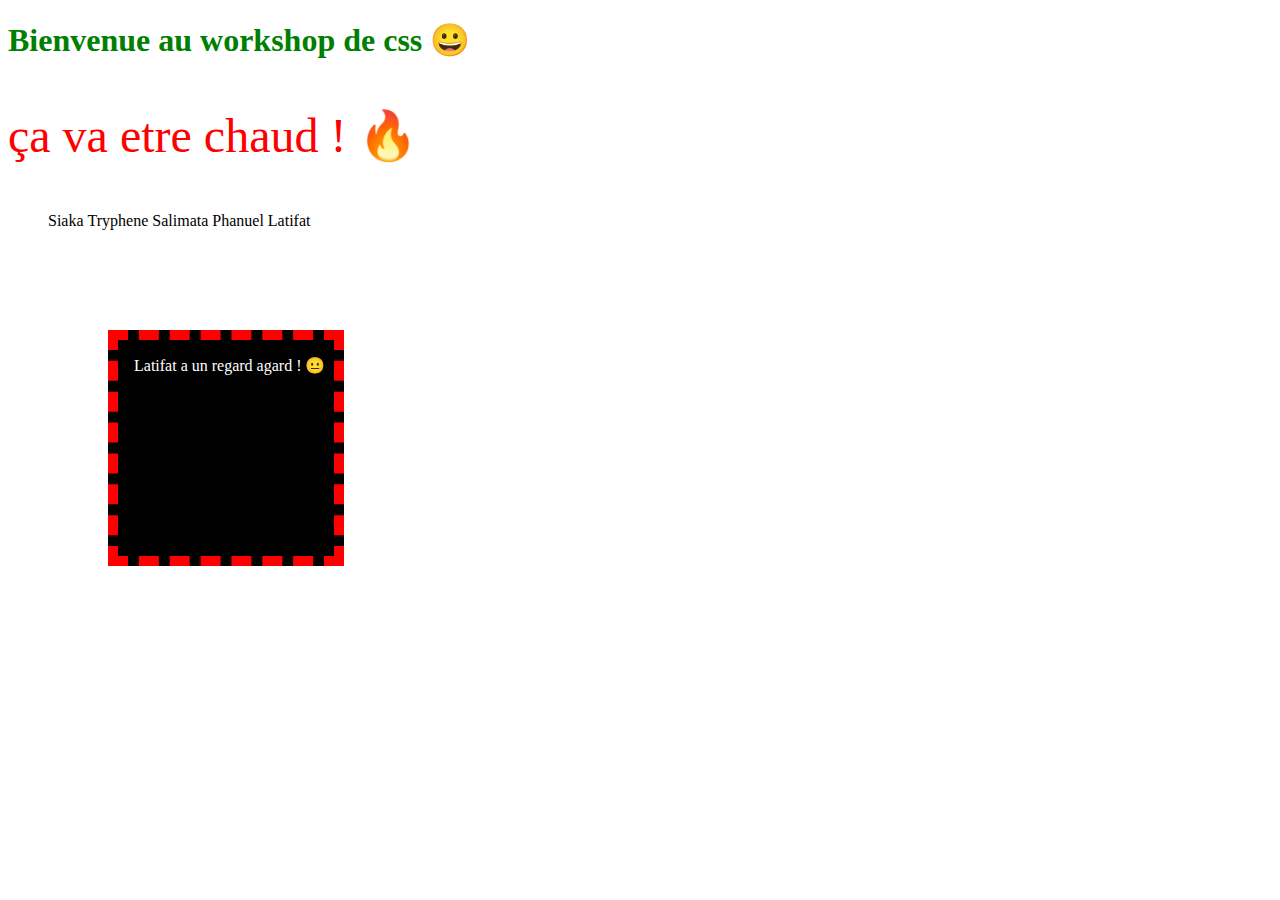
<file: index.html>
<!DOCTYPE html>
<html lang="en">
<head>
    <meta charset="UTF-8">
    <meta http-equiv="X-UA-Compatible" content="IE=edge">
    <meta name="viewport" content="width=device-width, initial-scale=1.0">
    <title>Workshop HTML && CSS</title>
    <link rel="stylesheet" href="style.css"> <!--liaison entre le html et le css-->

    <!-- internal css -->
    <!-- <style>
        /* class */
        .title{
            color : green;
        }

        /* id */
        #para{
            font-size: 3rem; /* 1rem = 16px */
            color: red;
        }

        /* type */
        li{
            display: inline;
        }

    </style> -->
</head>
<body>
    <!-- inline css style="color : green" -->
    <h1 class="title">Bienvenue au workshop de css 😀</h1> 
    <p id="para"> ça va etre chaud ! 🔥</p>
    <nav>
        <ul>
            <li>Siaka</li>
            <li>Tryphene</li>
            <li>Salimata</li>
            <li>Phanuel</li>
            <li>Latifat</li>
        </ul>
    </nav>

    <div class="box">
        <span>Latifat a un regard agard ! 😐</span>
    </div>





</body>
</html>
</file>
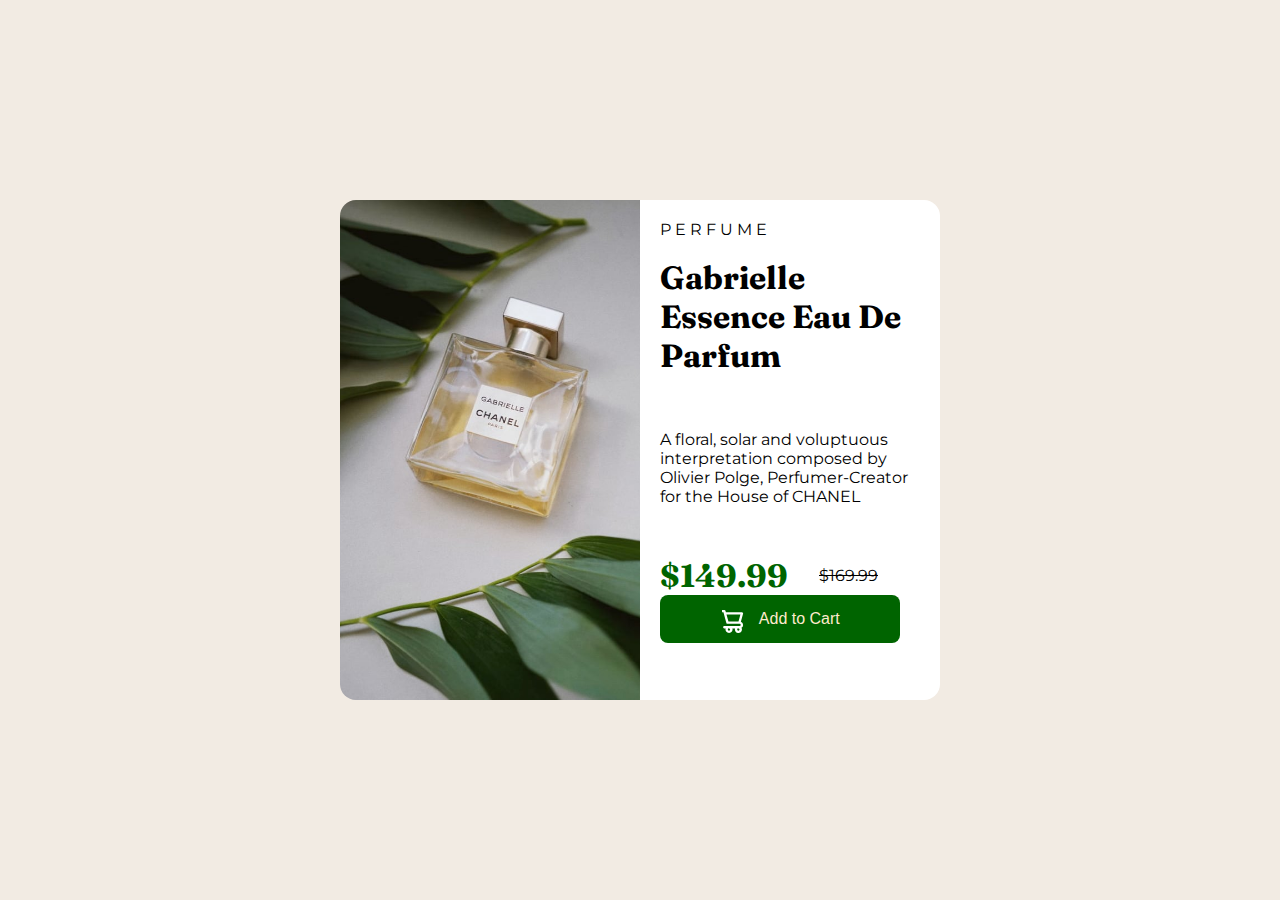
<file: product-preview-card/index.html>
<!DOCTYPE html>
<html lang="en">
<head>
  <meta charset="UTF-8">
  <meta name="viewport" content="width=device-width, initial-scale=1.0"> <!-- displays site properly based on user's device -->

  <link rel="icon" type="image/png" sizes="32x32" href="./images/favicon-32x32.png">
  
  <title>Frontend Mentor | Product preview card component</title>
  <link rel="stylesheet" href="style.css">

  
</head>
<body>
  
  <div class="container">
      <div class="card">
        <div class="card-left">

        </div>
         
        <div class="card-right">
        <div>P E R F U M E </div>
        <br>
        <h1 class="title">Gabrielle Essence Eau De Parfum</h1>
        
        <div class="coucou"> A floral, solar and voluptuous interpretation composed by Olivier Polge, 
          Perfumer-Creator for the House of CHANEL</div>
          <div class="mum">
          <div class="tifat">
            <h1 class="price">$149.99</h1>
            <p>$169.99</p>
          </div>
          </div>
          <div class="maze">
            <img src="images/icon-cart.svg" alt="">
            <div>Add to Cart</div> 
          </div>

          
        </div>
  </div>
  </div>

 
</body>
</html>
</file>
<file: style.css>
/* class */
.title{
    color : green;
}

/* id */
#para{
    font-size: 3rem; /* 1rem = 16px */
    color: red;
}

/* type */
li{
    display: inline;
}

.box{
    width: 200px;
    height: 200px;
    background-color: black;
    border: 10px dashed red;
    margin-top: 100px;
    margin-left: 100px;
    color: white;
    padding-top: 1rem;
    padding-left: 1rem;
}
</file>
<file: product-preview-card/style.css>
@import url('https://fonts.googleapis.com/css2?family=Fraunces:opsz,wght@9..144,700&family=Montserrat:wght@500;700&display=swap');

*{
    margin: 0;
    padding: 0;
    box-sizing: border-box;
}


  
body{
   
    font-family: 'Montserrat', sans-serif;
}

.container{
   background-color:  hsl(30, 38%, 92%);
    height: 100vh;
    display: flex;
    justify-content: center;
    align-items: center;
    
}

.card{
    
    height: 500px;
    width: 600px;
    display: flex;
    border-radius: 1rem;
}

.card-left{
    width: 50%;
    background-image: url('images/image-product-desktop.jpg');
    background-repeat: no-repeat;
    background-size: cover;
    background-position: center;
    border-top-left-radius: 1rem;
    border-bottom-left-radius: 1rem;
}

.card-right{
    width: 50%;
    padding-top: 20px;
    padding-left: 20px;
    border-top-right-radius: 1rem;
    border-bottom-right-radius: 1rem;
    padding-right: 2rem;
    background-color:  hsl(0, 0%, 100%);
}

.coucou{
    padding-top: 55px;
}

.tifat{
    display: flex;
    justify-content: space-between;
    padding-top: 50px;
    padding-right: 30px;
    
}
   
        

.maze{
        background-color: darkgreen;
        display: flex;
        justify-content: center;
        margin-top: 1   àpx;
        border-radius: 0.5rem;
        width: 15rem;
        height: 3rem;
        font-family: sans-serif;
        padding-top: 0.5rem;
        padding-right: 0.5rem;
        color: blanchedalmond;
        padding-left:   10px;
        padding-top:15px;
        
        
} 
   
p{
    text-decoration: line-through;
    padding-top: 10px;
    
}




.tifat h1{
    color: darkgreen;
}

.maze img{
    padding-bottom: 10px;
    padding-right: 15px;
    
}


.title{
    font-family: 'Fraunces', serif;
}
  



.price{
    font-family: 'Fraunces', serif;
}
</file>
